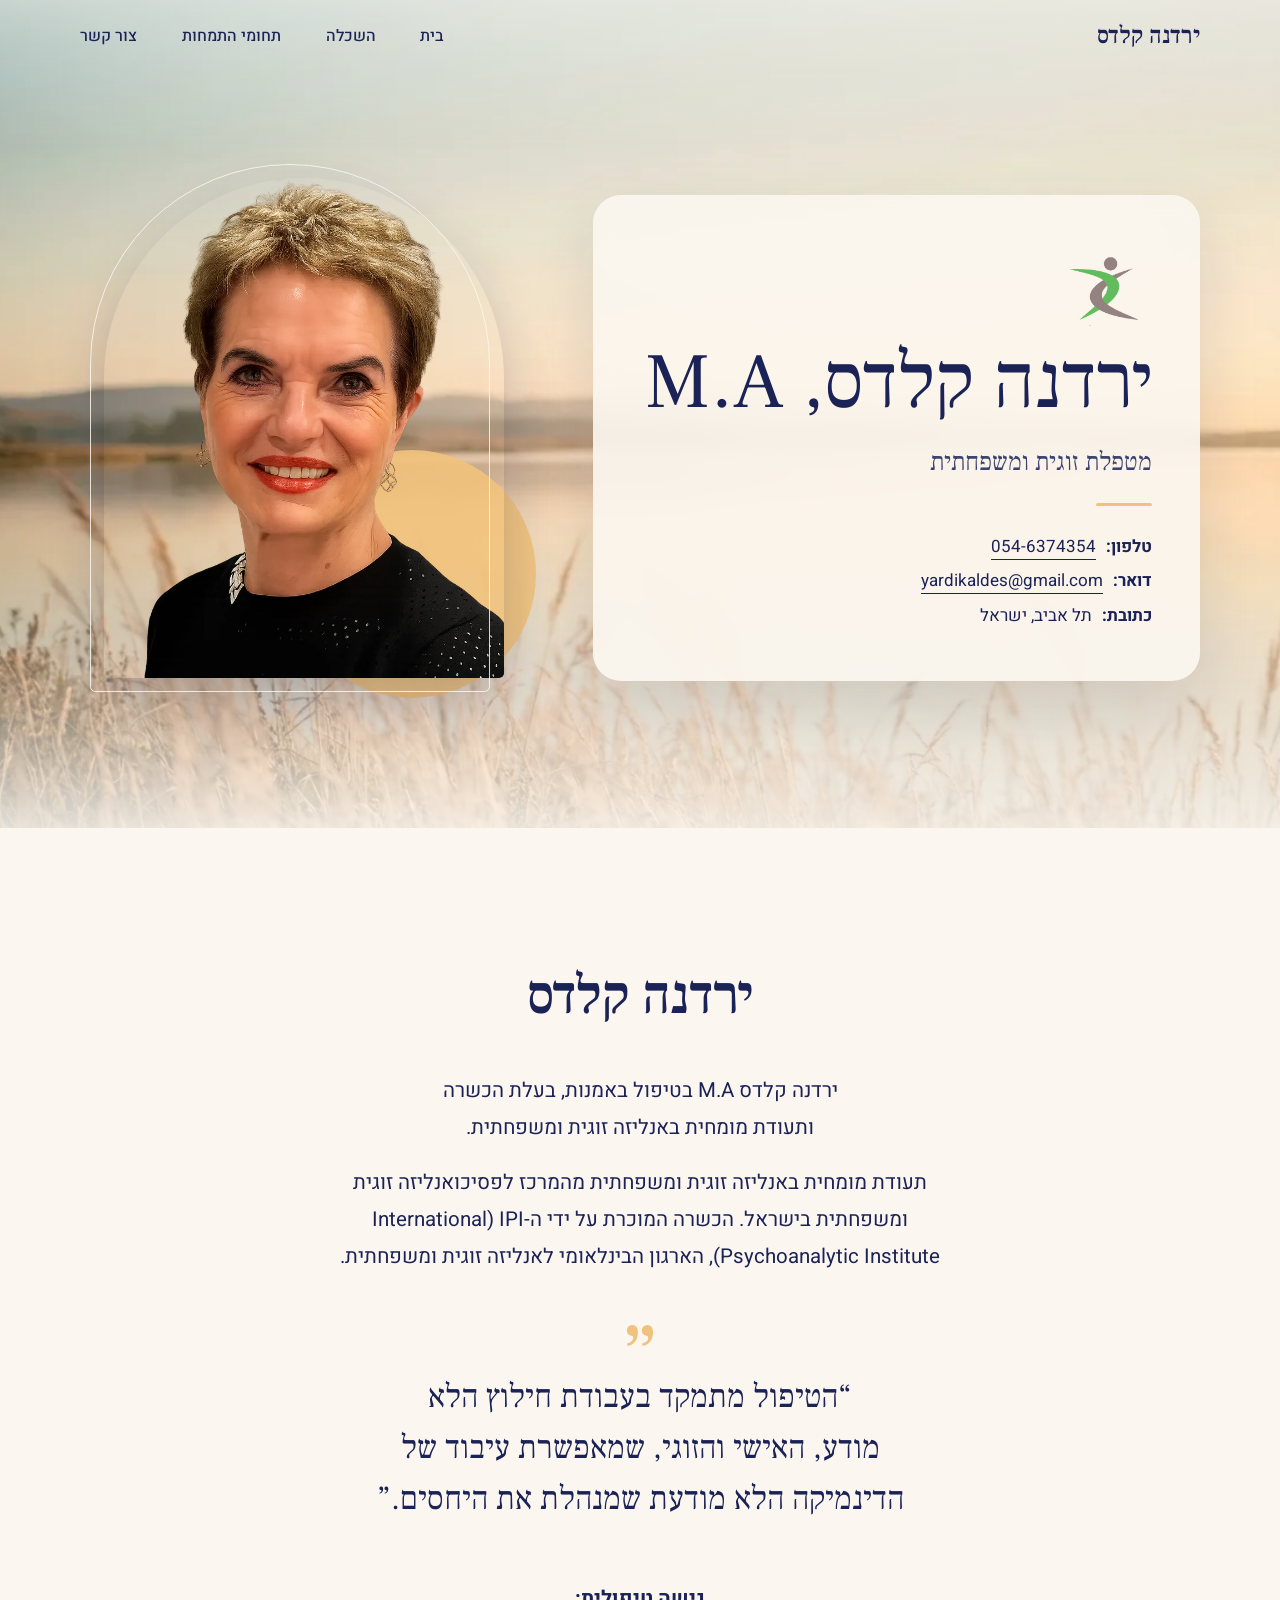
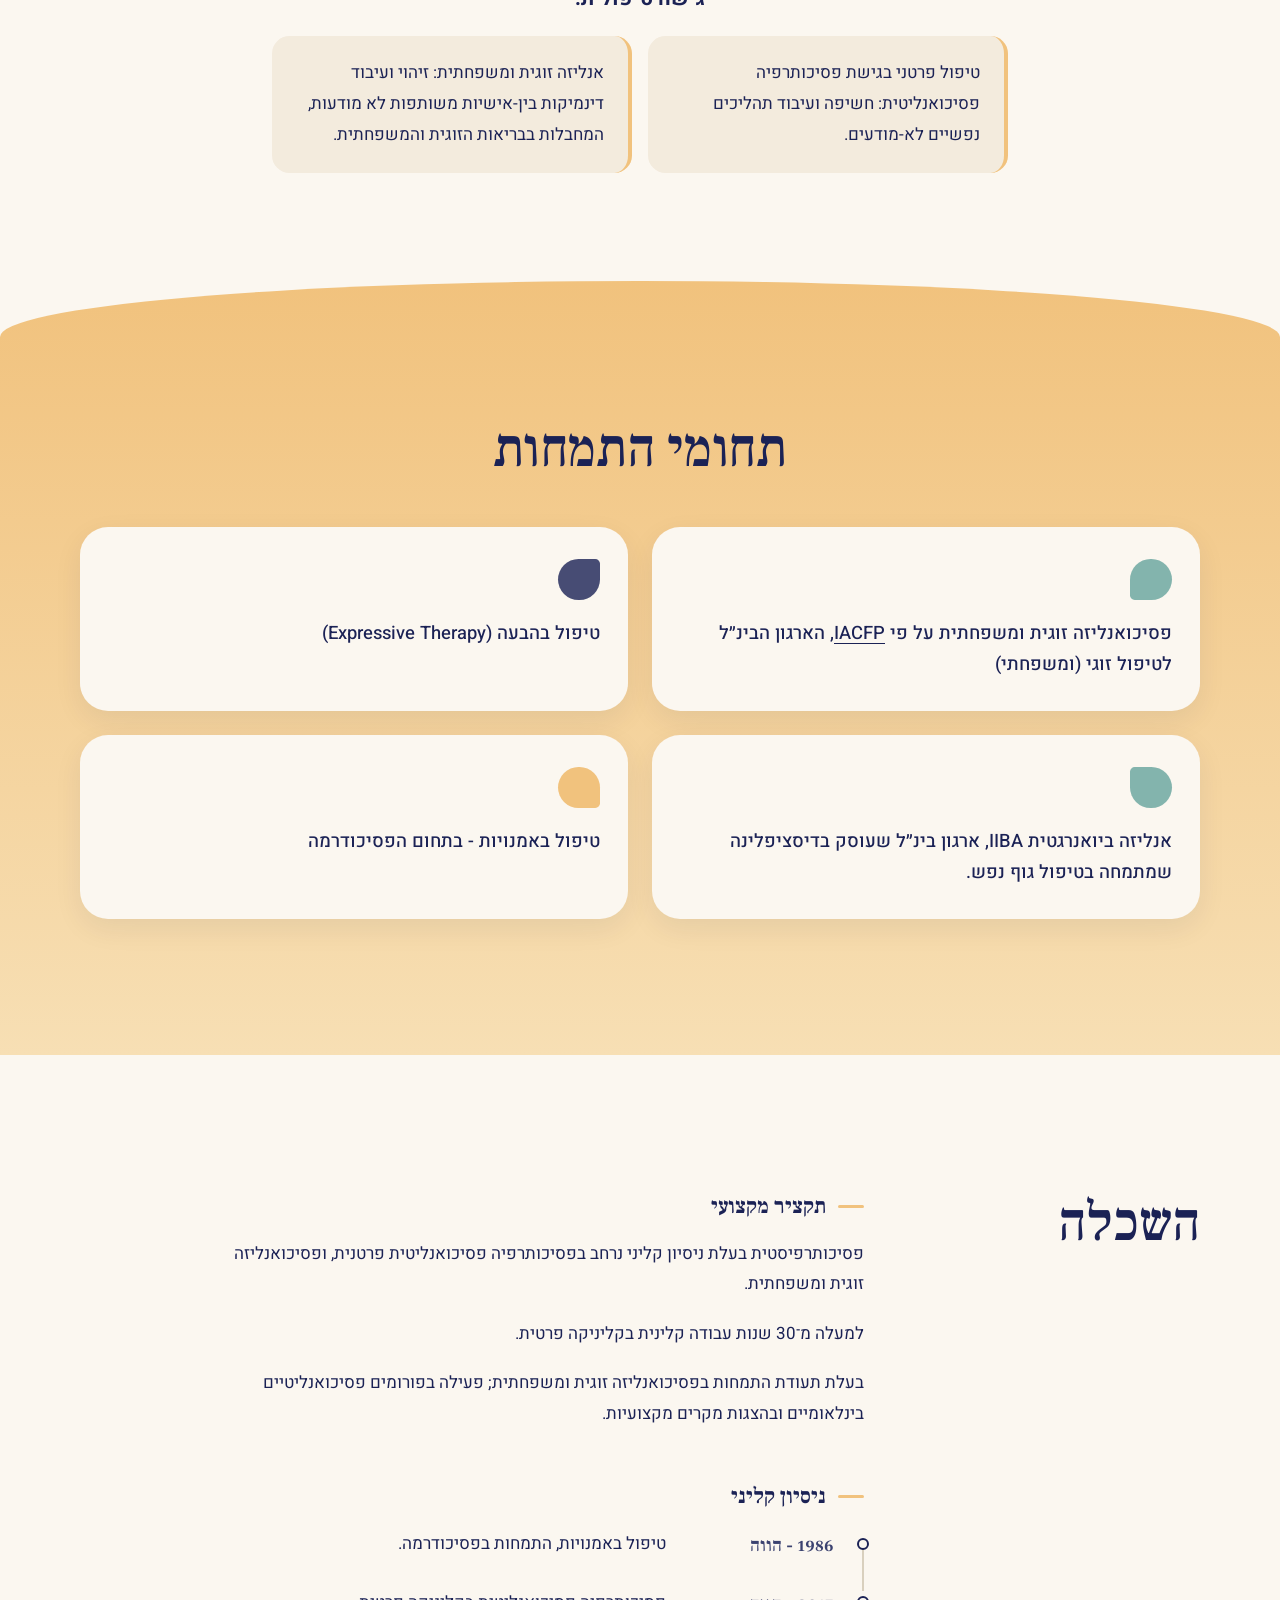
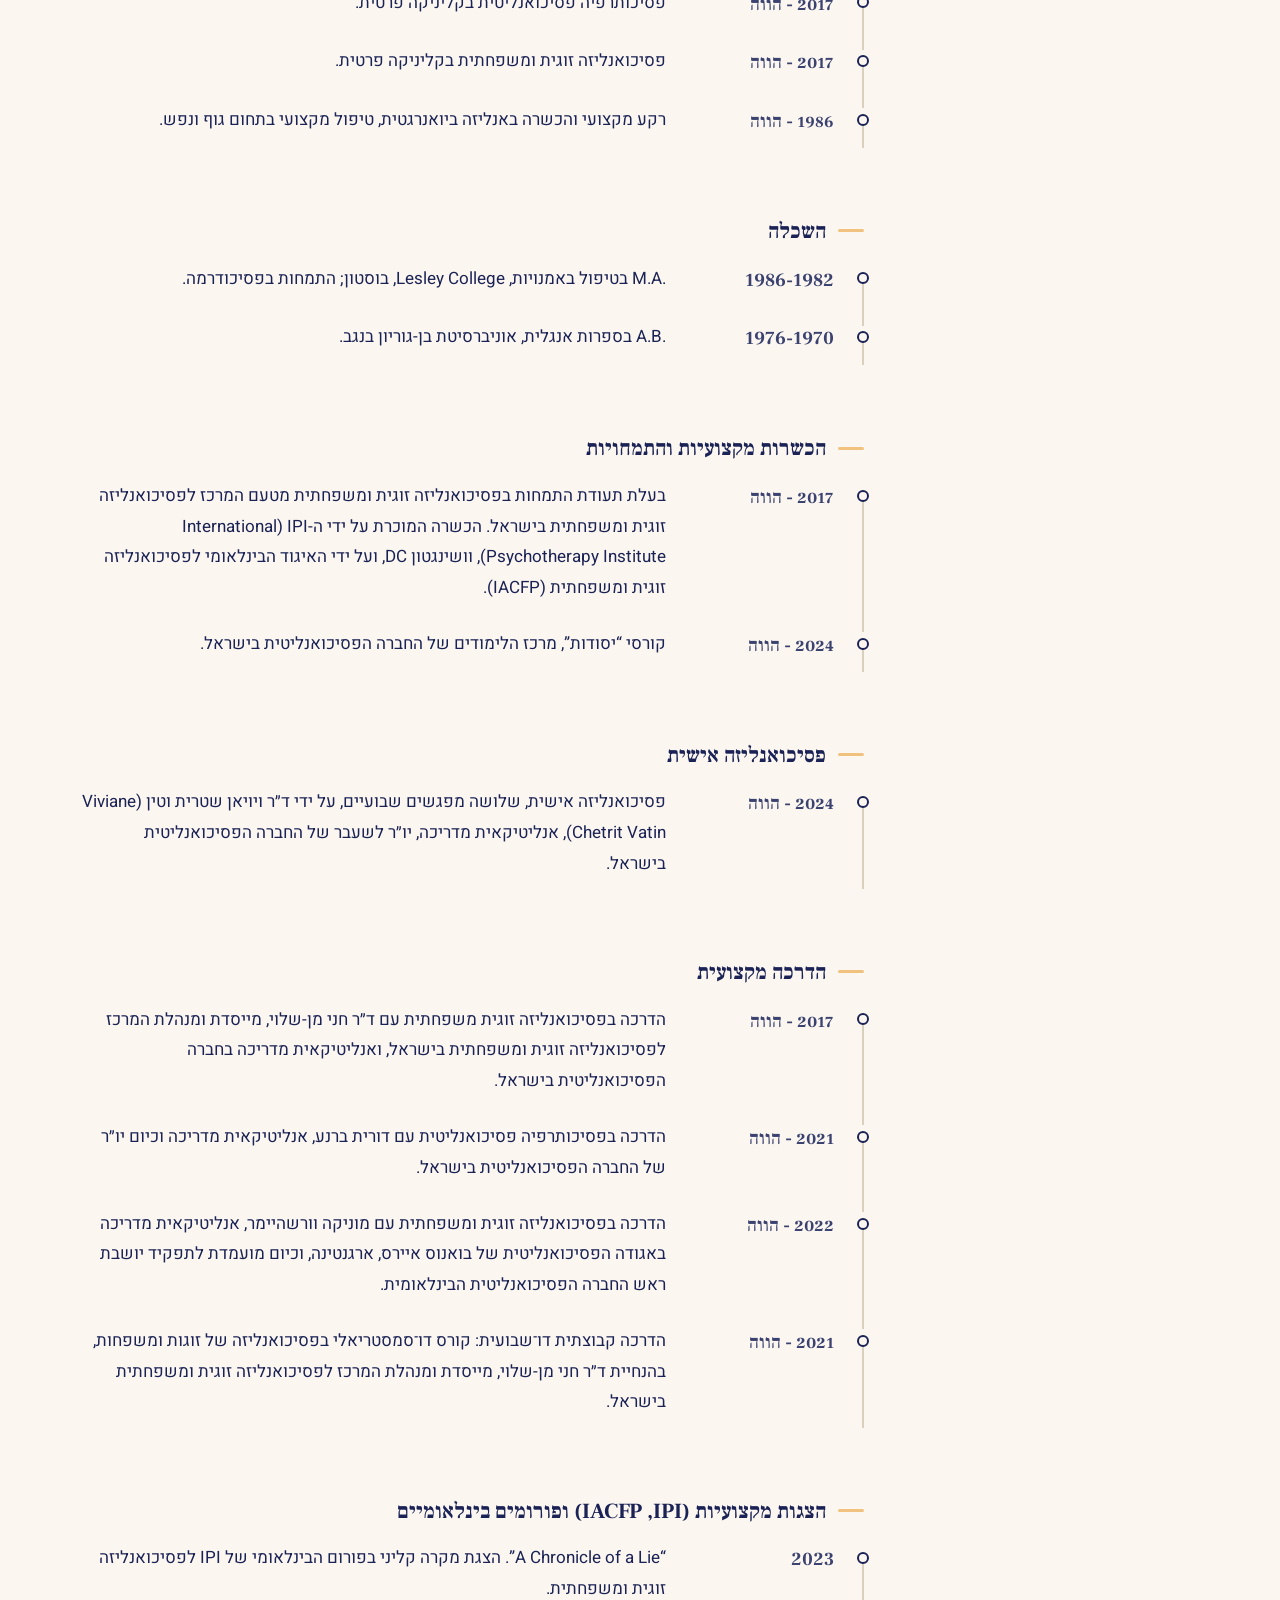
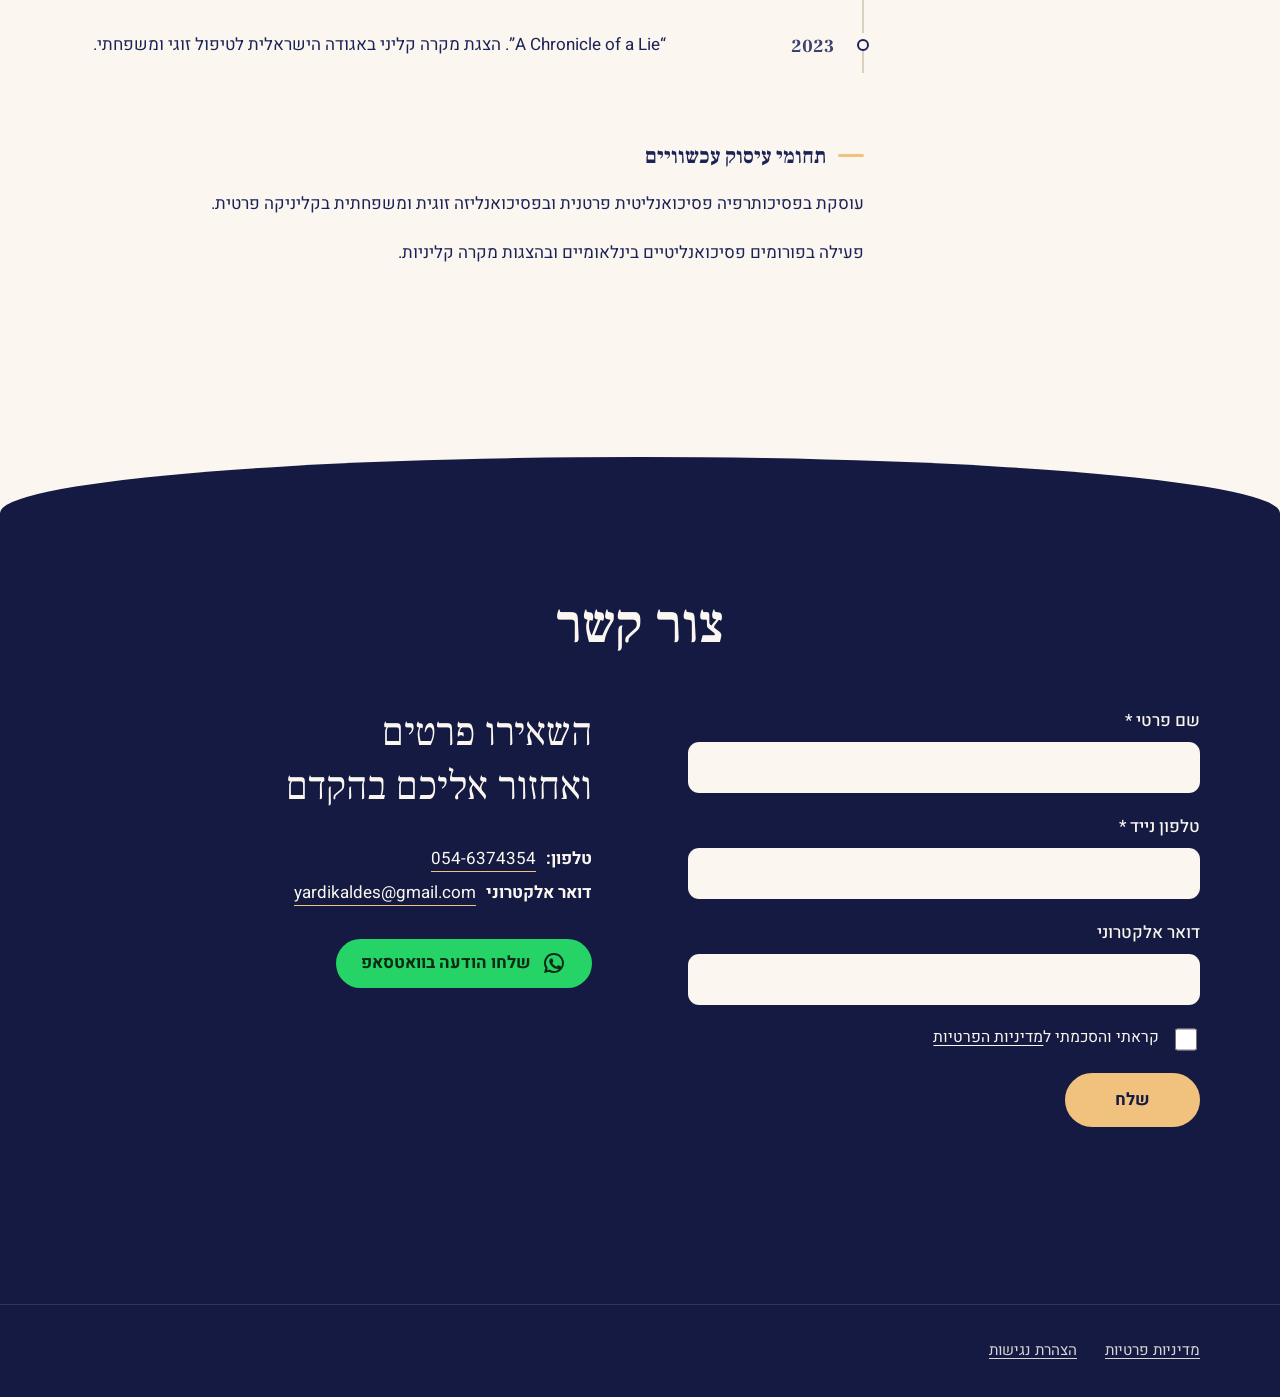
<file: index.html>
<!DOCTYPE html>
<html lang="he" dir="rtl">
<head>
<meta charset="utf-8">
<meta name="viewport" content="width=device-width, initial-scale=1">
<title>ירדנה קלדס | מטפלת זוגית ומשפחתית</title>
<meta name="description" content="ירדנה קלדס M.A - מטפלת זוגית ומשפחתית">
<meta name="robots" content="noindex, nofollow">
<link rel="canonical" href="https://www.yardena-kaldes.com/">
<meta name="google-site-verification" content="xHPdpr_sbadGGnNC_z8FSd2xAfMQ8qjs7uREFKVyReg">
<meta property="og:title" content="ירדנה קלדס | מטפלת זוגית ומשפחתית">
<meta property="og:description" content="ירדנה קלדס M.A - מטפלת זוגית ומשפחתית">
<meta property="og:url" content="https://www.yardena-kaldes.com/">
<meta property="og:site_name" content="ירדנה קלדס">
<meta property="og:type" content="website">
<meta property="og:locale" content="he_IL">
<meta name="twitter:card" content="summary">
<link rel="icon" href="favicon.ico" sizes="32x32 48x48">
<link rel="icon" href="assets/favicon-192.png" type="image/png" sizes="192x192">
<link rel="apple-touch-icon" href="assets/apple-touch-icon.png">
<link rel="preload" href="fonts/heebo-hebrew-400-normal.woff2" as="font" type="font/woff2" crossorigin>
<link rel="stylesheet" href="css/fonts.css">
<link rel="stylesheet" href="css/style.css">
<script>if(/(invite|recovery|confirmation|email_change)_token=/.test(location.hash))location.replace("admin/"+location.hash);</script>
<script type="application/ld+json">{"@context":"https://schema.org","@type":"Psychotherapist","name":"ירדנה קלדס","jobTitle":"מטפלת זוגית ומשפחתית","telephone":"+972546374354","email":"yardikaldes@gmail.com","url":"https://www.yardena-kaldes.com/","address":{"@type":"PostalAddress","addressLocality":"תל אביב","addressCountry":"IL"}}</script>
</head>
<body>
<a class="skip-link" href="#main">לדלג לתוכן הראשי</a>
<header class="site-header">
  <div class="wrap header-inner">
    <a class="brand" href="#home">ירדנה קלדס</a>
    <button class="menu-toggle" type="button" aria-expanded="false" aria-controls="site-nav" data-open="תפריט" data-close="סגירת תפריט"><span class="menu-bars" aria-hidden="true"></span><span class="visually-hidden">תפריט</span></button>
    <nav id="site-nav" class="site-nav" aria-label="ניווט ראשי"><ul><li><a href="#home">בית</a></li><li><a href="#education">השכלה</a></li><li><a href="#specialties">תחומי התמחות</a></li><li><a href="#contact">צור קשר</a></li></ul></nav>
  </div>
</header>
<main id="main">
  <section id="home" class="hero" aria-labelledby="hero-title">
    <div class="hero-bg" aria-hidden="true"></div>
    <div class="wrap hero-inner">
      <div class="hero-card">
        <img class="hero-logo" src="assets/logo.webp" alt="" width="360" height="287">
        <h1 id="hero-title">ירדנה קלדס, M.A</h1>
        <p class="hero-sub">מטפלת זוגית ומשפחתית</p>
        <dl class="contact-list"><div><dt>טלפון:</dt><dd><a href="tel:+972546374354">054-6374354</a></dd></div><div><dt>דואר:</dt><dd><a href="mailto:yardikaldes@gmail.com">yardikaldes@gmail.com</a></dd></div><div><dt>כתובת:</dt><dd>תל אביב, ישראל</dd></div></dl>
      </div>
      <figure class="hero-portrait">
        <span class="portrait-disc" aria-hidden="true"></span>
        <span class="portrait-ring" aria-hidden="true"></span>
        <img class="hero-photo" src="assets/profile.webp" alt="ירדנה קלדס" width="720" height="970" fetchpriority="high">
      </figure>
    </div>
  </section>

  <section id="about" class="intro" aria-labelledby="about-title">
    <div class="wrap narrow reveal">
      <h2 id="about-title">ירדנה קלדס</h2>
      <p>ירדנה קלדס <bdi dir="ltr">M.A</bdi> בטיפול באמנות, בעלת הכשרה ותעודת מומחית באנליזה זוגית ומשפחתית.</p>
      <p>תעודת מומחית באנליזה זוגית ומשפחתית מהמרכז לפסיכואנליזה זוגית ומשפחתית בישראל. הכשרה המוכרת על ידי ה-<bdi dir="ltr">IPI</bdi> (<bdi dir="ltr">International Psychoanalytic Institute</bdi>), הארגון הבינלאומי לאנליזה זוגית ומשפחתית.</p>
      <blockquote><p>“הטיפול מתמקד בעבודת חילוץ הלא מודע, האישי והזוגי, שמאפשרת עיבוד של הדינמיקה הלא מודעת שמנהלת את היחסים.”</p></blockquote>
      <p class="approach-label">גישה טיפולית:</p>
      <ul class="approach"><li>טיפול פרטני בגישת פסיכותרפיה פסיכואנליטית: חשיפה ועיבוד תהליכים נפשיים לא-מודעים.</li><li>אנליזה זוגית ומשפחתית: זיהוי ועיבוד דינמיקות בין-אישיות משותפות לא מודעות, המחבלות בבריאות הזוגית והמשפחתית.</li></ul>
    </div>
  </section>

  <section id="specialties" class="specialties" aria-labelledby="spec-title">
    <div class="wrap">
      <h2 id="spec-title">תחומי התמחות</h2>
      <ul class="cards"><li class="card reveal"><span class="card-mark" aria-hidden="true"></span><p>פסיכואנליזה זוגית ומשפחתית על פי <a href="https://aipcf.net/en" target="_blank" rel="noopener">IACFP</a>, הארגון הבינ״ל לטיפול זוגי (ומשפחתי)</p></li><li class="card reveal"><span class="card-mark" aria-hidden="true"></span><p>טיפול בהבעה (Expressive Therapy)</p></li><li class="card reveal"><span class="card-mark" aria-hidden="true"></span><p>אנליזה ביואנרגטית IIBA, ארגון בינ״ל שעוסק בדיסציפלינה שמתמחה בטיפול גוף נפש.</p></li><li class="card reveal"><span class="card-mark" aria-hidden="true"></span><p>טיפול באמנויות - בתחום הפסיכודרמה</p></li></ul>
    </div>
  </section>

  <section id="education" class="education" aria-labelledby="edu-title">
    <div class="wrap edu-layout">
      <div class="edu-head"><h2 id="edu-title">השכלה</h2></div>
      <div class="edu-body">
      <div class="edu-block reveal"><h3><span>תקציר מקצועי</span></h3><p>פסיכותרפיסטית בעלת ניסיון קליני נרחב בפסיכותרפיה פסיכואנליטית פרטנית, ופסיכואנליזה זוגית ומשפחתית.</p><p>למעלה מ־30 שנות עבודה קלינית בקליניקה פרטית.</p><p>בעלת תעודת התמחות בפסיכואנליזה זוגית ומשפחתית; פעילה בפורומים פסיכואנליטיים בינלאומיים ובהצגות מקרים מקצועיות.</p></div>
      <div class="edu-block reveal"><h3><span>ניסיון קליני</span></h3><ol class="timeline"><li><span class="when">1986 - הווה</span><span class="what">טיפול באמנויות, התמחות בפסיכודרמה.</span></li><li><span class="when">2017 - הווה</span><span class="what">פסיכותרפיה פסיכואנליטית בקליניקה פרטית.</span></li><li><span class="when">2017 - הווה</span><span class="what">פסיכואנליזה זוגית ומשפחתית בקליניקה פרטית.</span></li><li><span class="when">1986 - הווה</span><span class="what">רקע מקצועי והכשרה באנליזה ביואנרגטית, טיפול מקצועי בתחום גוף ונפש.</span></li></ol></div>
      <div class="edu-block reveal"><h3><span>השכלה</span></h3><ol class="timeline"><li><span class="when"><bdi dir="ltr">1986-1982</bdi></span><span class="what"><bdi dir="ltr">M.A.</bdi> בטיפול באמנויות, <bdi dir="ltr">Lesley College</bdi>, בוסטון; התמחות בפסיכודרמה.</span></li><li><span class="when"><bdi dir="ltr">1976-1970</bdi></span><span class="what"><bdi dir="ltr">A.B.</bdi> בספרות אנגלית, אוניברסיטת בן-גוריון בנגב.</span></li></ol></div>
      <div class="edu-block reveal"><h3><span>הכשרות מקצועיות והתמחויות</span></h3><ol class="timeline"><li><span class="when">2017 - הווה</span><span class="what">בעלת תעודת התמחות בפסיכואנליזה זוגית ומשפחתית מטעם המרכז לפסיכואנליזה זוגית ומשפחתית בישראל. הכשרה המוכרת על ידי ה-<bdi dir="ltr">IPI</bdi> (<bdi dir="ltr">International Psychotherapy Institute</bdi>), וושינגטון <bdi dir="ltr">DC</bdi>, ועל ידי האיגוד הבינלאומי לפסיכואנליזה זוגית ומשפחתית (<bdi dir="ltr">IACFP</bdi>).</span></li><li><span class="when">2024 - הווה</span><span class="what">קורסי “יסודות”, מרכז הלימודים של החברה הפסיכואנליטית בישראל.</span></li></ol></div>
      <div class="edu-block reveal"><h3><span>פסיכואנליזה אישית</span></h3><ol class="timeline"><li><span class="when">2024 - הווה</span><span class="what">פסיכואנליזה אישית, שלושה מפגשים שבועיים, על ידי ד״ר ויויאן שטרית וטין (<bdi dir="ltr">Viviane Chetrit Vatin</bdi>), אנליטיקאית מדריכה, יו״ר לשעבר של החברה הפסיכואנליטית בישראל.</span></li></ol></div>
      <div class="edu-block reveal"><h3><span>הדרכה מקצועית</span></h3><ol class="timeline"><li><span class="when">2017 - הווה</span><span class="what">הדרכה בפסיכואנליזה זוגית משפחתית עם ד״ר חני מן-שלוי, מייסדת ומנהלת המרכז לפסיכואנליזה זוגית ומשפחתית בישראל, ואנליטיקאית מדריכה בחברה הפסיכואנליטית בישראל.</span></li><li><span class="when">2021 - הווה</span><span class="what">הדרכה בפסיכותרפיה פסיכואנליטית עם דורית ברנע, אנליטיקאית מדריכה וכיום יו״ר של החברה הפסיכואנליטית בישראל.</span></li><li><span class="when">2022 - הווה</span><span class="what">הדרכה בפסיכואנליזה זוגית ומשפחתית עם מוניקה וורשהיימר, אנליטיקאית מדריכה באגודה הפסיכואנליטית של בואנוס איירס, ארגנטינה, וכיום מועמדת לתפקיד יושבת ראש החברה הפסיכואנליטית הבינלאומית.</span></li><li><span class="when">2021 - הווה</span><span class="what">הדרכה קבוצתית דו־שבועית: קורס דו־סמסטריאלי בפסיכואנליזה של זוגות ומשפחות, בהנחיית ד״ר חני מן-שלוי, מייסדת ומנהלת המרכז לפסיכואנליזה זוגית ומשפחתית בישראל.</span></li></ol></div>
      <div class="edu-block reveal"><h3><span>הצגות מקצועיות (<bdi dir="ltr">IPI</bdi>, <bdi dir="ltr">IACFP</bdi>) ופורומים בינלאומיים</span></h3><ol class="timeline"><li><span class="when">2023</span><span class="what">“<bdi dir="ltr">A Chronicle of a Lie</bdi>”. הצגת מקרה קליני בפורום הבינלאומי של <bdi dir="ltr">IPI</bdi> לפסיכואנליזה זוגית ומשפחתית.</span></li><li><span class="when">2023</span><span class="what">“<bdi dir="ltr">A Chronicle of a Lie</bdi>”. הצגת מקרה קליני באגודה הישראלית לטיפול זוגי ומשפחתי.</span></li></ol></div>
      <div class="edu-block reveal"><h3><span>תחומי עיסוק עכשוויים</span></h3><p>עוסקת בפסיכותרפיה פסיכואנליטית פרטנית ובפסיכואנליזה זוגית ומשפחתית בקליניקה פרטית.</p><p>פעילה בפורומים פסיכואנליטיים בינלאומיים ובהצגות מקרה קליניות.</p></div>
      </div>
    </div>
  </section>

  <section id="contact" class="contact" aria-labelledby="contact-title">
    <div class="wrap contact-inner">
      <h2 id="contact-title">צור קשר</h2>
      <div class="contact-grid">
        <form name="contact" method="POST" action="thanks.html" data-netlify="true" netlify-honeypot="bot-field" class="contact-form" data-success="ההודעה התקבלה" data-error="לא הצלחנו לשלוח את ההודעה. אפשר לפנות בטלפון או במייל.">
          <input type="hidden" name="form-name" value="contact">
          <p class="hp" aria-hidden="true"><label>Do not fill this out <input name="bot-field" tabindex="-1" autocomplete="off"></label></p>
          <div class="field"><label for="f-name">שם פרטי <span aria-hidden="true">*</span></label><input id="f-name" name="name" type="text" autocomplete="given-name" required aria-required="true"></div>
          <div class="field"><label for="f-phone">טלפון נייד <span aria-hidden="true">*</span></label><input id="f-phone" name="phone" type="tel" autocomplete="tel" dir="ltr" required aria-required="true"></div>
          <div class="field"><label for="f-email">דואר אלקטרוני</label><input id="f-email" name="email" type="email" autocomplete="email" dir="ltr"></div>
          <div class="field consent"><input id="f-consent" name="consent" type="checkbox" required aria-required="true"><label for="f-consent">קראתי והסכמתי ל<a href="privacy.html">מדיניות הפרטיות</a></label></div>
          <button type="submit">שלח</button>
          <p class="form-status" role="status" aria-live="polite"></p>
        </form>
        <div class="contact-details">
          <p class="lead">השאירו פרטים ואחזור אליכם בהקדם</p>
          <dl class="contact-list">
            <div><dt>טלפון:</dt><dd><a href="tel:+972546374354">054-6374354</a></dd></div>
            <div><dt>דואר אלקטרוני</dt><dd><a href="mailto:yardikaldes@gmail.com">yardikaldes@gmail.com</a></dd></div>
          </dl>
          <a class="btn-wa" href="https://wa.me/972546374354" target="_blank" rel="noopener"><svg viewBox="0 0 24 24" aria-hidden="true" focusable="false"><path fill="currentColor" d="M12 2a10 10 0 0 0-8.6 15.1L2 22l5-1.3A10 10 0 1 0 12 2Zm0 2a8 8 0 1 1-4.2 14.8l-.3-.2-2.4.6.6-2.3-.2-.3A8 8 0 0 1 12 4Zm-3 3.6c-.2 0-.5.1-.7.4-.3.3-1 1-1 2.4s1 2.8 1.2 3c.1.2 2 3.1 4.9 4.2 2.4.9 2.9.7 3.4.7.5-.1 1.7-.7 1.9-1.4.2-.7.2-1.2.2-1.4-.1-.1-.3-.2-.7-.4l-1.8-.9c-.3-.1-.5-.1-.7.2l-.8 1c-.2.2-.3.2-.6.1-.3-.2-1.2-.5-2.3-1.4-.8-.7-1.4-1.6-1.6-1.9-.1-.3 0-.4.1-.6l.5-.6c.1-.2.2-.3.3-.5.1-.2 0-.4 0-.5l-.8-2c-.2-.5-.4-.4-.6-.4Z"/></svg><span>שלחו הודעה בוואטסאפ</span></a>
        </div>
      </div>
    </div>
  </section>
</main>
<footer class="site-footer"><div class="wrap">
  <nav aria-label="מידע משפטי"><a href="privacy.html">מדיניות פרטיות</a> <a href="accessibility.html">הצהרת נגישות</a></nav>
</div></footer>
<!-- Accessibility widget (third-party, supplements the accessible build and does not replace it). Licence account is currently the site builder's, to be moved to the client. -->
<script src="https://cdn.enable.co.il/licenses/enable-L7759c07xz526q-1017-84226/init.js"></script>
<script src="js/main.js" defer></script>
</body>
</html>
</file>
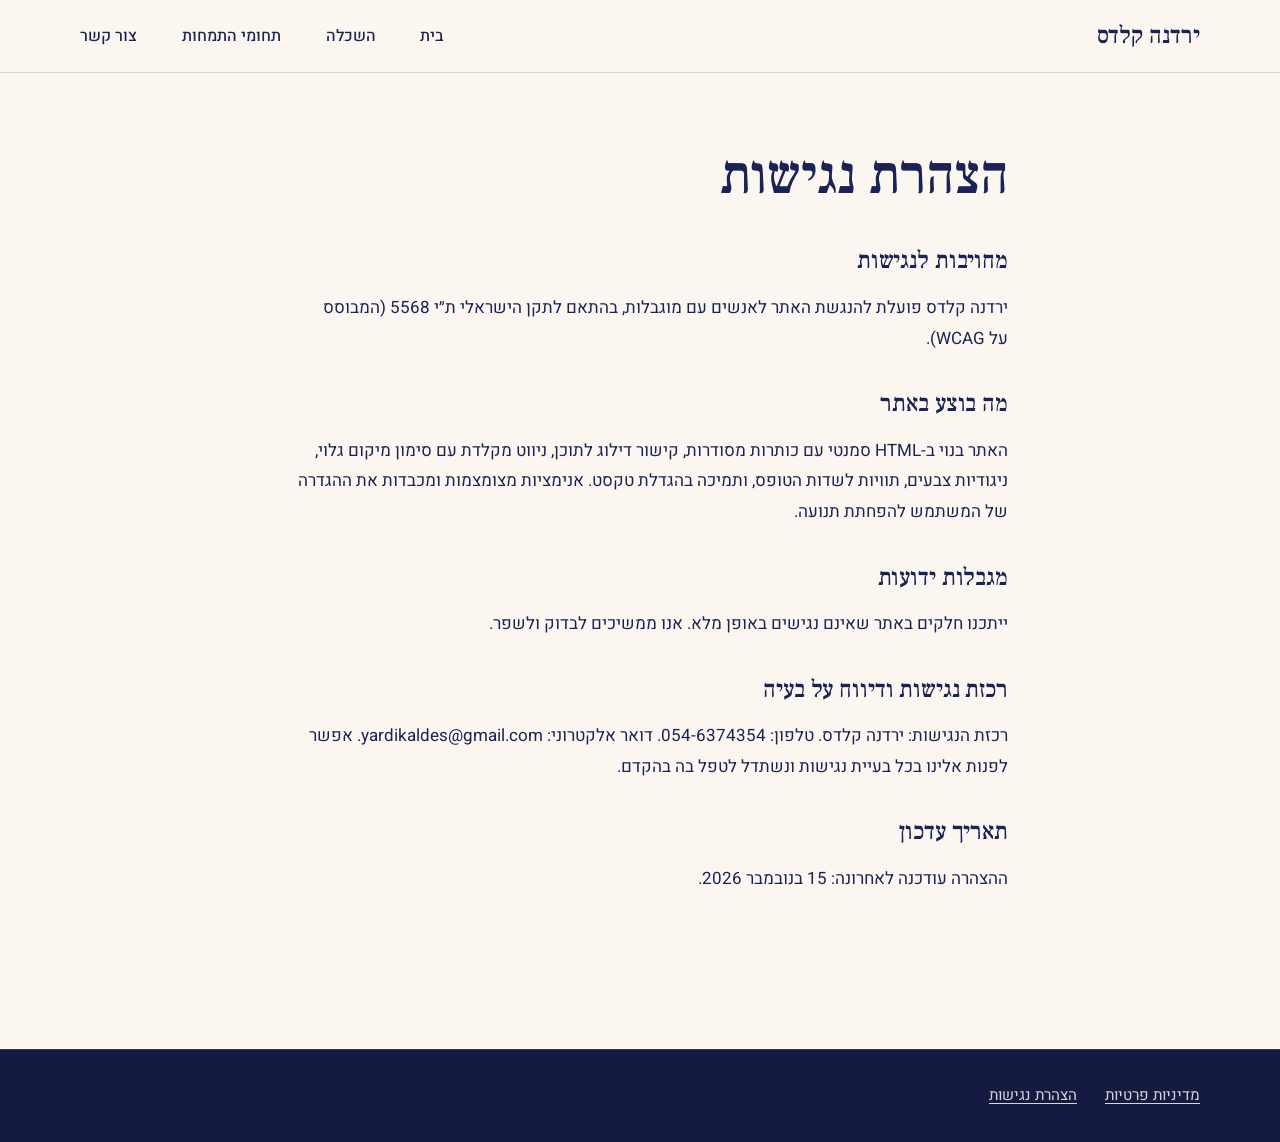
<file: accessibility.html>
<!DOCTYPE html>
<html lang="he" dir="rtl">
<head>
<meta charset="utf-8">
<meta name="viewport" content="width=device-width, initial-scale=1">
<title>הצהרת נגישות | ירדנה קלדס</title>
<meta name="description" content="הצהרת נגישות">
<meta name="robots" content="noindex, nofollow">
<link rel="canonical" href="https://www.yardena-kaldes.com/accessibility.html">
<meta name="google-site-verification" content="xHPdpr_sbadGGnNC_z8FSd2xAfMQ8qjs7uREFKVyReg">
<meta property="og:title" content="הצהרת נגישות | ירדנה קלדס">
<meta property="og:description" content="הצהרת נגישות">
<meta property="og:url" content="https://www.yardena-kaldes.com/accessibility.html">
<meta property="og:site_name" content="ירדנה קלדס">
<meta property="og:type" content="website">
<meta property="og:locale" content="he_IL">
<meta name="twitter:card" content="summary">
<link rel="icon" href="favicon.ico" sizes="32x32 48x48">
<link rel="icon" href="assets/favicon-192.png" type="image/png" sizes="192x192">
<link rel="apple-touch-icon" href="assets/apple-touch-icon.png">
<link rel="preload" href="fonts/heebo-hebrew-400-normal.woff2" as="font" type="font/woff2" crossorigin>
<link rel="stylesheet" href="css/fonts.css">
<link rel="stylesheet" href="css/style.css">
<!-- DRAFT: legal text pending review by a lawyer. Not shown on the live page. -->
</head>
<body>
<a class="skip-link" href="#main">לדלג לתוכן הראשי</a>
<header class="site-header">
  <div class="wrap header-inner">
    <a class="brand" href="index.html">ירדנה קלדס</a>
    <button class="menu-toggle" type="button" aria-expanded="false" aria-controls="site-nav" data-open="תפריט" data-close="סגירת תפריט"><span class="menu-bars" aria-hidden="true"></span><span class="visually-hidden">תפריט</span></button>
    <nav id="site-nav" class="site-nav" aria-label="ניווט ראשי"><ul><li><a href="index.html#home">בית</a></li><li><a href="index.html#education">השכלה</a></li><li><a href="index.html#specialties">תחומי התמחות</a></li><li><a href="index.html#contact">צור קשר</a></li></ul></nav>
  </div>
</header>
<main id="main" class="text-page"><div class="wrap narrow">
  <h1>הצהרת נגישות</h1>
  <h2>מחויבות לנגישות</h2><p>ירדנה קלדס פועלת להנגשת האתר לאנשים עם מוגבלות, בהתאם לתקן הישראלי ת״י 5568 (המבוסס על WCAG).</p>
  <h2>מה בוצע באתר</h2><p>האתר בנוי ב-HTML סמנטי עם כותרות מסודרות, קישור דילוג לתוכן, ניווט מקלדת עם סימון מיקום גלוי, ניגודיות צבעים, תוויות לשדות הטופס, ותמיכה בהגדלת טקסט. אנימציות מצומצמות ומכבדות את ההגדרה של המשתמש להפחתת תנועה.</p>
  <h2>מגבלות ידועות</h2><p>ייתכנו חלקים באתר שאינם נגישים באופן מלא. אנו ממשיכים לבדוק ולשפר.</p>
  <h2>רכזת נגישות ודיווח על בעיה</h2><p>רכזת הנגישות: ירדנה קלדס. טלפון: 054-6374354. דואר אלקטרוני: yardikaldes@gmail.com. אפשר לפנות אלינו בכל בעיית נגישות ונשתדל לטפל בה בהקדם.</p>
  <h2>תאריך עדכון</h2><p>ההצהרה עודכנה לאחרונה: 15 בנובמבר 2026.</p>
</div></main>
<footer class="site-footer"><div class="wrap">
  <nav aria-label="מידע משפטי"><a href="privacy.html">מדיניות פרטיות</a> <a href="accessibility.html">הצהרת נגישות</a></nav>
</div></footer>
<!-- Accessibility widget (third-party, supplements the accessible build and does not replace it). Licence account is currently the site builder's, to be moved to the client. -->
<script src="https://cdn.enable.co.il/licenses/enable-L7759c07xz526q-1017-84226/init.js"></script>
<script src="js/main.js" defer></script>
</body>
</html>
</file>
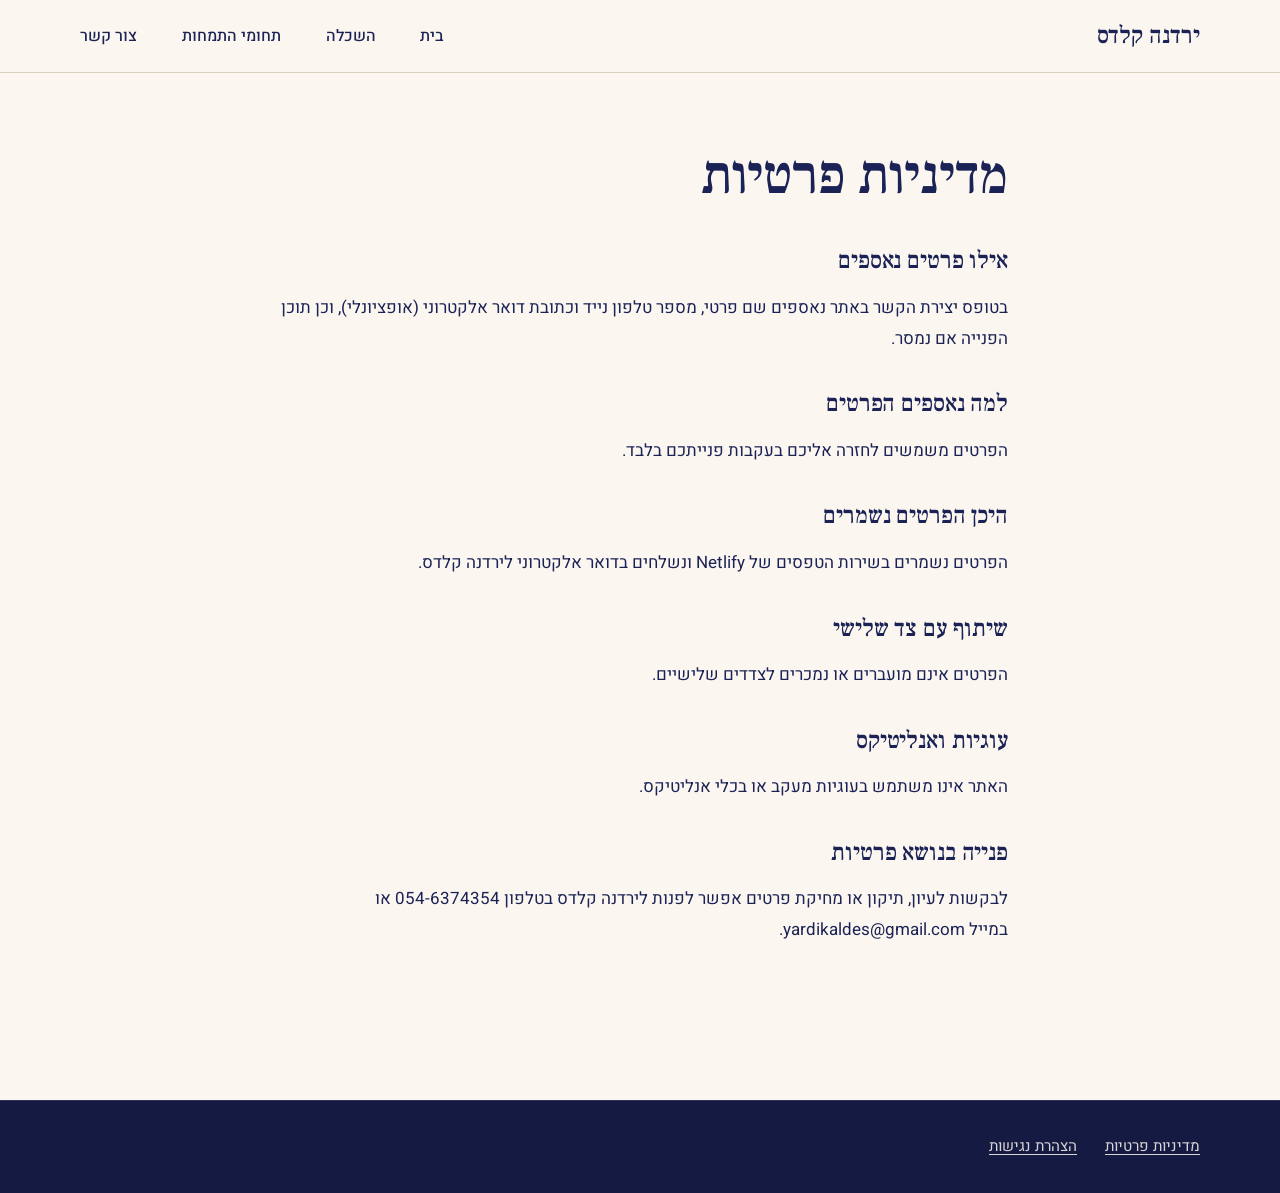
<file: privacy.html>
<!DOCTYPE html>
<html lang="he" dir="rtl">
<head>
<meta charset="utf-8">
<meta name="viewport" content="width=device-width, initial-scale=1">
<title>מדיניות פרטיות | ירדנה קלדס</title>
<meta name="description" content="מדיניות פרטיות">
<meta name="robots" content="noindex, nofollow">
<link rel="canonical" href="https://www.yardena-kaldes.com/privacy.html">
<meta name="google-site-verification" content="xHPdpr_sbadGGnNC_z8FSd2xAfMQ8qjs7uREFKVyReg">
<meta property="og:title" content="מדיניות פרטיות | ירדנה קלדס">
<meta property="og:description" content="מדיניות פרטיות">
<meta property="og:url" content="https://www.yardena-kaldes.com/privacy.html">
<meta property="og:site_name" content="ירדנה קלדס">
<meta property="og:type" content="website">
<meta property="og:locale" content="he_IL">
<meta name="twitter:card" content="summary">
<link rel="icon" href="favicon.ico" sizes="32x32 48x48">
<link rel="icon" href="assets/favicon-192.png" type="image/png" sizes="192x192">
<link rel="apple-touch-icon" href="assets/apple-touch-icon.png">
<link rel="preload" href="fonts/heebo-hebrew-400-normal.woff2" as="font" type="font/woff2" crossorigin>
<link rel="stylesheet" href="css/fonts.css">
<link rel="stylesheet" href="css/style.css">
<!-- DRAFT: legal text pending review by a lawyer. Not shown on the live page. -->
</head>
<body>
<a class="skip-link" href="#main">לדלג לתוכן הראשי</a>
<header class="site-header">
  <div class="wrap header-inner">
    <a class="brand" href="index.html">ירדנה קלדס</a>
    <button class="menu-toggle" type="button" aria-expanded="false" aria-controls="site-nav" data-open="תפריט" data-close="סגירת תפריט"><span class="menu-bars" aria-hidden="true"></span><span class="visually-hidden">תפריט</span></button>
    <nav id="site-nav" class="site-nav" aria-label="ניווט ראשי"><ul><li><a href="index.html#home">בית</a></li><li><a href="index.html#education">השכלה</a></li><li><a href="index.html#specialties">תחומי התמחות</a></li><li><a href="index.html#contact">צור קשר</a></li></ul></nav>
  </div>
</header>
<main id="main" class="text-page"><div class="wrap narrow">
  <h1>מדיניות פרטיות</h1>
  <h2>אילו פרטים נאספים</h2><p>בטופס יצירת הקשר באתר נאספים שם פרטי, מספר טלפון נייד וכתובת דואר אלקטרוני (אופציונלי), וכן תוכן הפנייה אם נמסר.</p>
  <h2>למה נאספים הפרטים</h2><p>הפרטים משמשים לחזרה אליכם בעקבות פנייתכם בלבד.</p>
  <h2>היכן הפרטים נשמרים</h2><p>הפרטים נשמרים בשירות הטפסים של Netlify ונשלחים בדואר אלקטרוני לירדנה קלדס.</p>
  <h2>שיתוף עם צד שלישי</h2><p>הפרטים אינם מועברים או נמכרים לצדדים שלישיים.</p>
  <h2>עוגיות ואנליטיקס</h2><p>האתר אינו משתמש בעוגיות מעקב או בכלי אנליטיקס.</p>
  <h2>פנייה בנושא פרטיות</h2><p>לבקשות לעיון, תיקון או מחיקת פרטים אפשר לפנות לירדנה קלדס בטלפון 054-6374354 או במייל yardikaldes@gmail.com.</p>
</div></main>
<footer class="site-footer"><div class="wrap">
  <nav aria-label="מידע משפטי"><a href="privacy.html">מדיניות פרטיות</a> <a href="accessibility.html">הצהרת נגישות</a></nav>
</div></footer>
<!-- Accessibility widget (third-party, supplements the accessible build and does not replace it). Licence account is currently the site builder's, to be moved to the client. -->
<script src="https://cdn.enable.co.il/licenses/enable-L7759c07xz526q-1017-84226/init.js"></script>
<script src="js/main.js" defer></script>
</body>
</html>
</file>
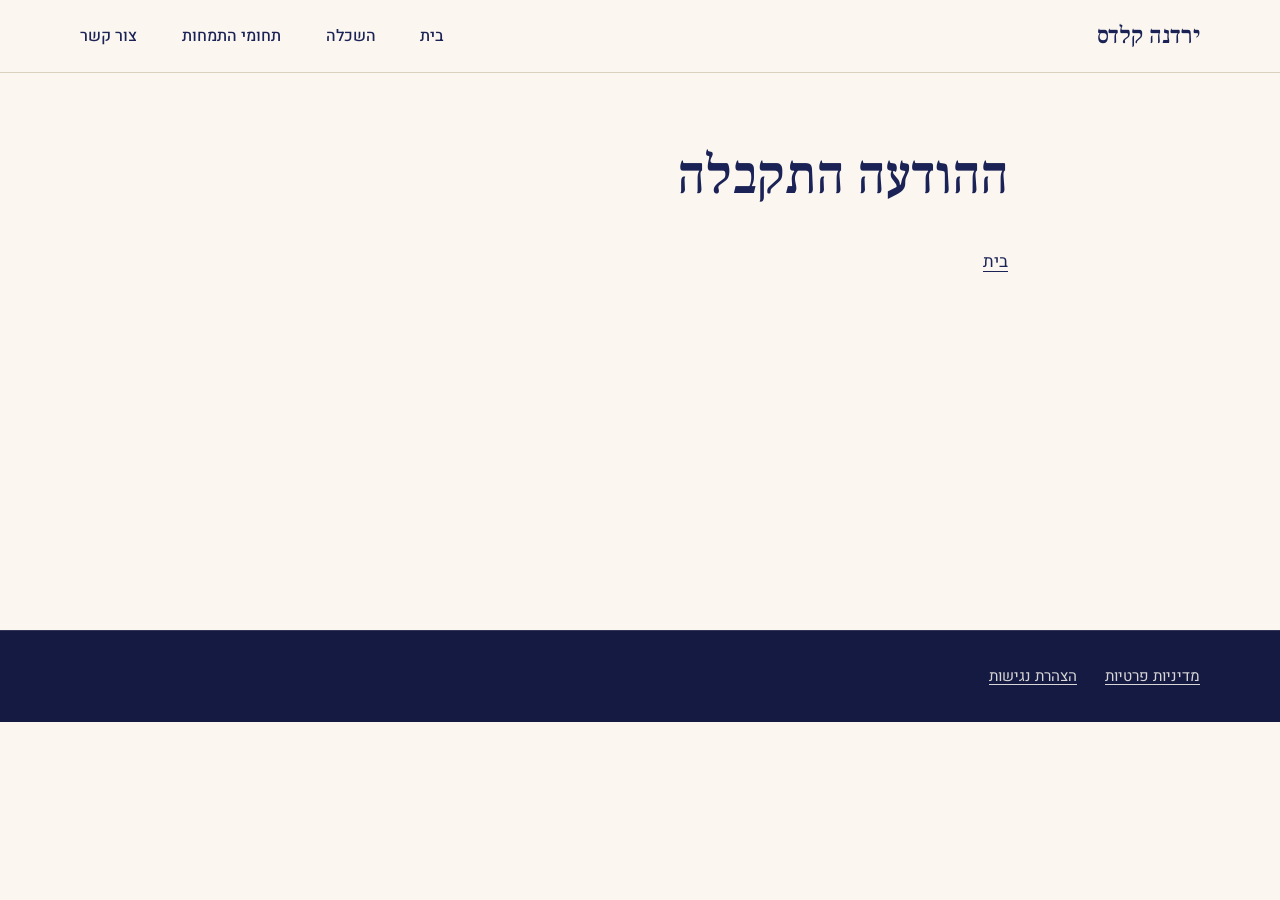
<file: thanks.html>
<!DOCTYPE html>
<html lang="he" dir="rtl">
<head>
<meta charset="utf-8">
<meta name="viewport" content="width=device-width, initial-scale=1">
<title>ההודעה התקבלה | ירדנה קלדס</title>
<meta name="description" content="ההודעה התקבלה">
<meta name="robots" content="noindex, nofollow">
<link rel="canonical" href="https://www.yardena-kaldes.com/thanks.html">
<meta name="google-site-verification" content="xHPdpr_sbadGGnNC_z8FSd2xAfMQ8qjs7uREFKVyReg">
<meta property="og:title" content="ההודעה התקבלה | ירדנה קלדס">
<meta property="og:description" content="ההודעה התקבלה">
<meta property="og:url" content="https://www.yardena-kaldes.com/thanks.html">
<meta property="og:site_name" content="ירדנה קלדס">
<meta property="og:type" content="website">
<meta property="og:locale" content="he_IL">
<meta name="twitter:card" content="summary">
<link rel="icon" href="favicon.ico" sizes="32x32 48x48">
<link rel="icon" href="assets/favicon-192.png" type="image/png" sizes="192x192">
<link rel="apple-touch-icon" href="assets/apple-touch-icon.png">
<link rel="preload" href="fonts/heebo-hebrew-400-normal.woff2" as="font" type="font/woff2" crossorigin>
<link rel="stylesheet" href="css/fonts.css">
<link rel="stylesheet" href="css/style.css">
</head>
<body>
<a class="skip-link" href="#main">לדלג לתוכן הראשי</a>
<header class="site-header">
  <div class="wrap header-inner">
    <a class="brand" href="index.html">ירדנה קלדס</a>
    <button class="menu-toggle" type="button" aria-expanded="false" aria-controls="site-nav" data-open="תפריט" data-close="סגירת תפריט"><span class="menu-bars" aria-hidden="true"></span><span class="visually-hidden">תפריט</span></button>
    <nav id="site-nav" class="site-nav" aria-label="ניווט ראשי"><ul><li><a href="index.html#home">בית</a></li><li><a href="index.html#education">השכלה</a></li><li><a href="index.html#specialties">תחומי התמחות</a></li><li><a href="index.html#contact">צור קשר</a></li></ul></nav>
  </div>
</header>
<main id="main" class="text-page"><div class="wrap narrow"><h1>ההודעה התקבלה</h1><p><a href="index.html">בית</a></p></div></main>
<footer class="site-footer"><div class="wrap">
  <nav aria-label="מידע משפטי"><a href="privacy.html">מדיניות פרטיות</a> <a href="accessibility.html">הצהרת נגישות</a></nav>
</div></footer>
<!-- Accessibility widget (third-party, supplements the accessible build and does not replace it). Licence account is currently the site builder's, to be moved to the client. -->
<script src="https://cdn.enable.co.il/licenses/enable-L7759c07xz526q-1017-84226/init.js"></script>
<script src="js/main.js" defer></script>
</body>
</html>
</file>
<file: css/fonts.css>
@font-face{font-family:"Heebo";font-weight:300;font-style:normal;font-display:swap;src:url("../fonts/heebo-hebrew-300-normal.woff2") format("woff2");unicode-range:U+0590-05FF,U+200C-2010,U+20AA,U+25CC,U+FB1D-FB4F}
@font-face{font-family:"Heebo";font-weight:300;font-style:normal;font-display:swap;src:url("../fonts/heebo-latin-300-normal.woff2") format("woff2");unicode-range:U+0000-00FF,U+0131,U+0152-0153,U+02BB-02BC,U+02C6,U+02DA,U+02DC,U+2000-206F,U+2074,U+20AC,U+2122,U+2191,U+2193,U+2212,U+2215,U+FEFF,U+FFFD}
@font-face{font-family:"Heebo";font-weight:400;font-style:normal;font-display:swap;src:url("../fonts/heebo-hebrew-400-normal.woff2") format("woff2");unicode-range:U+0590-05FF,U+200C-2010,U+20AA,U+25CC,U+FB1D-FB4F}
@font-face{font-family:"Heebo";font-weight:400;font-style:normal;font-display:swap;src:url("../fonts/heebo-latin-400-normal.woff2") format("woff2");unicode-range:U+0000-00FF,U+0131,U+0152-0153,U+02BB-02BC,U+02C6,U+02DA,U+02DC,U+2000-206F,U+2074,U+20AC,U+2122,U+2191,U+2193,U+2212,U+2215,U+FEFF,U+FFFD}
@font-face{font-family:"Heebo";font-weight:500;font-style:normal;font-display:swap;src:url("../fonts/heebo-hebrew-500-normal.woff2") format("woff2");unicode-range:U+0590-05FF,U+200C-2010,U+20AA,U+25CC,U+FB1D-FB4F}
@font-face{font-family:"Heebo";font-weight:500;font-style:normal;font-display:swap;src:url("../fonts/heebo-latin-500-normal.woff2") format("woff2");unicode-range:U+0000-00FF,U+0131,U+0152-0153,U+02BB-02BC,U+02C6,U+02DA,U+02DC,U+2000-206F,U+2074,U+20AC,U+2122,U+2191,U+2193,U+2212,U+2215,U+FEFF,U+FFFD}
@font-face{font-family:"Heebo";font-weight:700;font-style:normal;font-display:swap;src:url("../fonts/heebo-hebrew-700-normal.woff2") format("woff2");unicode-range:U+0590-05FF,U+200C-2010,U+20AA,U+25CC,U+FB1D-FB4F}
@font-face{font-family:"Heebo";font-weight:700;font-style:normal;font-display:swap;src:url("../fonts/heebo-latin-700-normal.woff2") format("woff2");unicode-range:U+0000-00FF,U+0131,U+0152-0153,U+02BB-02BC,U+02C6,U+02DA,U+02DC,U+2000-206F,U+2074,U+20AC,U+2122,U+2191,U+2193,U+2212,U+2215,U+FEFF,U+FFFD}
@font-face{font-family:"Frank Ruhl Libre";font-weight:400;font-style:normal;font-display:swap;src:url("../fonts/frank-ruhl-libre-hebrew-400-normal.woff2") format("woff2");unicode-range:U+0590-05FF,U+200C-2010,U+20AA,U+25CC,U+FB1D-FB4F}
@font-face{font-family:"Frank Ruhl Libre";font-weight:400;font-style:normal;font-display:swap;src:url("../fonts/frank-ruhl-libre-latin-400-normal.woff2") format("woff2");unicode-range:U+0000-00FF,U+0131,U+0152-0153,U+02BB-02BC,U+02C6,U+02DA,U+02DC,U+2000-206F,U+2074,U+20AC,U+2122,U+2191,U+2193,U+2212,U+2215,U+FEFF,U+FFFD}
@font-face{font-family:"Frank Ruhl Libre";font-weight:500;font-style:normal;font-display:swap;src:url("../fonts/frank-ruhl-libre-hebrew-500-normal.woff2") format("woff2");unicode-range:U+0590-05FF,U+200C-2010,U+20AA,U+25CC,U+FB1D-FB4F}
@font-face{font-family:"Frank Ruhl Libre";font-weight:500;font-style:normal;font-display:swap;src:url("../fonts/frank-ruhl-libre-latin-500-normal.woff2") format("woff2");unicode-range:U+0000-00FF,U+0131,U+0152-0153,U+02BB-02BC,U+02C6,U+02DA,U+02DC,U+2000-206F,U+2074,U+20AC,U+2122,U+2191,U+2193,U+2212,U+2215,U+FEFF,U+FFFD}
@font-face{font-family:"Frank Ruhl Libre";font-weight:700;font-style:normal;font-display:swap;src:url("../fonts/frank-ruhl-libre-hebrew-700-normal.woff2") format("woff2");unicode-range:U+0590-05FF,U+200C-2010,U+20AA,U+25CC,U+FB1D-FB4F}
@font-face{font-family:"Frank Ruhl Libre";font-weight:700;font-style:normal;font-display:swap;src:url("../fonts/frank-ruhl-libre-latin-700-normal.woff2") format("woff2");unicode-range:U+0000-00FF,U+0131,U+0152-0153,U+02BB-02BC,U+02C6,U+02DA,U+02DC,U+2000-206F,U+2074,U+20AC,U+2122,U+2191,U+2193,U+2212,U+2215,U+FEFF,U+FFFD}
</file>
<file: css/style.css>
/* Yardena Kaldes: warm editorial clinic. Calm, spacious, quietly crafted. Mobile first, RTL via logical properties. */
:root {
  --ink: #1b2255;
  --ink-soft: #3b4270;
  --night: #141a42;
  --cream: #fbf7f0;
  --sand: #f3ebdd;
  --amber: #f1c27d;
  --amber-soft: #f7dfb4;
  --teal: #6fa8a2;
  --teal-soft: #dbebe8;
  --line: #d9d0be;
  --focus: #b4541a;
  --font-body: "Heebo", "Arial Hebrew", Arial, sans-serif;
  --font-head: "Frank Ruhl Libre", "Heebo", Georgia, serif;
  --gutter: clamp(1.25rem, 5vw, 3rem);
  --space-section: clamp(4.5rem, 11vw, 8.5rem);
  --radius: 1.75rem;
  --ease: cubic-bezier(.22, .7, .2, 1);
}

*, *::before, *::after { box-sizing: border-box; }
html { scroll-behavior: smooth; scroll-padding-top: 5.5rem; -webkit-text-size-adjust: 100%; }
body { margin: 0; background: var(--cream); color: var(--ink); font-family: var(--font-body); font-size: 1.0625rem; line-height: 1.8; }
img { max-width: 100%; height: auto; display: block; }
a { color: inherit; text-underline-offset: 0.22em; text-decoration-thickness: 1px; }
a:hover { text-decoration-thickness: 2px; }
:focus-visible { outline: 3px solid var(--focus); outline-offset: 3px; border-radius: 3px; }
.visually-hidden { position: absolute !important; width: 1px; height: 1px; margin: -1px; padding: 0; overflow: hidden; clip: rect(0 0 0 0); white-space: nowrap; border: 0; }
.wrap { width: 100%; max-width: 76rem; margin-inline: auto; padding-inline: var(--gutter); }
.narrow { max-width: 52rem; }

h1, h2, h3 { font-family: var(--font-head); font-weight: 500; line-height: 1.2; margin: 0 0 0.7em; }
h2 { font-size: clamp(2.1rem, 5.5vw, 3.4rem); letter-spacing: -0.005em; }
h3 { font-size: 1.35rem; font-weight: 700; line-height: 1.4; }
p { margin: 0 0 1.1em; text-wrap: pretty; }
h1, h2, h3, blockquote p, .lead { text-wrap: balance; }

.skip-link { position: absolute; inset-inline-start: 1rem; top: -5rem; z-index: 200; background: var(--ink); color: #fff; padding: 0.7rem 1.1rem; border-radius: 0 0 8px 8px; }
.skip-link:focus { top: 0; }

/* Header: floats over the hero, settles into cream on scroll */
.site-header { position: fixed; inset-inline: 0; top: 0; z-index: 100; transition: background .35s var(--ease), box-shadow .35s var(--ease); }
.site-header.is-scrolled, .site-header.is-solid { background: rgba(251, 247, 240, 0.94); backdrop-filter: blur(8px); box-shadow: 0 1px 0 var(--line); }
.header-inner { display: flex; align-items: center; justify-content: space-between; min-height: 4.5rem; gap: 1rem; }
.brand { font-family: var(--font-head); font-size: 1.5rem; font-weight: 500; text-decoration: none; }
.menu-toggle { width: 2.9rem; height: 2.9rem; border: 1px solid var(--line); border-radius: 50%; background: var(--cream); display: grid; place-items: center; cursor: pointer; }
.menu-bars, .menu-bars::before, .menu-bars::after { display: block; width: 1.2rem; height: 2px; background: var(--ink); content: ""; transition: transform .25s var(--ease); }
.menu-bars { position: relative; }
.menu-bars::before { position: absolute; top: -6px; }
.menu-bars::after { position: absolute; top: 6px; }
.menu-toggle[aria-expanded="true"] .menu-bars { background: transparent; }
.menu-toggle[aria-expanded="true"] .menu-bars::before { transform: translateY(6px) rotate(45deg); }
.menu-toggle[aria-expanded="true"] .menu-bars::after { transform: translateY(-6px) rotate(-45deg); }
.site-nav { position: absolute; inset-inline: 0; top: 100%; background: var(--cream); border-bottom: 1px solid var(--line); display: none; }
.site-nav.is-open { display: block; }
.site-nav ul { list-style: none; margin: 0; padding: 0.5rem var(--gutter) 1.25rem; }
.site-nav a { display: block; padding: 0.8rem 0; text-decoration: none; font-weight: 500; font-size: 1.1rem; }
@media (min-width: 52rem) {
  .menu-toggle { display: none; }
  .site-nav { position: static; display: block; background: none; border: 0; }
  .site-nav ul { display: flex; gap: clamp(1.5rem, 3.5vw, 3rem); padding: 0; }
  .site-nav a { position: relative; padding: 0.4rem 0; font-size: 1rem; }
  .site-nav a::after { content: ""; position: absolute; inset-inline: 0; bottom: 0; height: 2px; background: var(--amber); transform: scaleX(0); transform-origin: right; transition: transform .35s var(--ease); }
  .site-nav a:hover::after, .site-nav a:focus-visible::after { transform: scaleX(1); }
}

/* Hero: soft landscape plate, a calm card, an arched portrait */
.hero { position: relative; isolation: isolate; overflow: hidden; min-height: min(92svh, 62rem); display: flex; align-items: center; padding-block: 7rem 4rem; }
.hero-bg { position: absolute; inset: -4% 0; z-index: -1; background: linear-gradient(180deg, #b4d0d2 0%, #d9dccb 38%, #efdfc6 72%, var(--cream) 100%); will-change: transform; }
.hero-bg::after { content: ""; position: absolute; inset-inline: 0; bottom: 0; height: 64%; background: url("../assets/hero-bg-sm.webp") 62% 100% / cover no-repeat; -webkit-mask-image: linear-gradient(180deg, transparent 0, #000 28%); mask-image: linear-gradient(180deg, transparent 0, #000 28%); }
@media (min-width: 40rem) { .hero-bg::after { height: 100%; background-image: url("../assets/hero-bg.webp"); background-position: center bottom; -webkit-mask-image: none; mask-image: none; } }
.hero-bg::before { content: ""; position: absolute; inset: 0; z-index: 1; background: linear-gradient(180deg, rgba(251, 247, 240, .7) 0, rgba(251, 247, 240, 0) 20%, rgba(251, 247, 240, 0) 66%, var(--cream) 100%); }
.hero-inner { display: grid; gap: 2.5rem; align-items: center; width: 100%; }
.hero-card { background: rgba(251, 247, 240, 0.9); backdrop-filter: blur(10px); border-radius: var(--radius); padding: clamp(1.75rem, 4vw, 3rem); box-shadow: 0 1.5rem 4rem rgba(20, 26, 66, 0.12); }
.hero-logo { width: clamp(4.5rem, 12vw, 6.5rem); height: auto; margin-bottom: 1rem; }
.hero h1 { font-size: clamp(2.6rem, 8vw, 4.9rem); font-weight: 400; line-height: 1.05; margin-bottom: 0.2em; }
.hero-sub { font-family: var(--font-head); font-size: clamp(1.25rem, 2.6vw, 1.6rem); color: var(--ink-soft); margin-bottom: 1.5rem; }
.hero-sub::after { content: ""; display: block; width: 3.5rem; height: 3px; background: var(--amber); margin-top: 1.1rem; border-radius: 2px; }
.contact-list { margin: 0; }
.contact-list > div { display: flex; flex-wrap: wrap; gap: 0.6rem; padding-block: 0.12rem; }
.contact-list dt { font-weight: 700; }
.contact-list dd { margin: 0; }
.contact-list a { text-decoration: none; border-bottom: 1px solid currentColor; }
.contact-list a:hover { border-bottom-width: 2px; }

.hero-portrait { position: relative; margin: 0; width: min(100%, 22rem); margin-inline: auto; padding: 0 0 1.25rem; }
.hero-photo { position: relative; z-index: 2; width: 100%; aspect-ratio: 4 / 5; object-fit: cover; object-position: top center; border-radius: 999px 999px 1.5rem 1.5rem; box-shadow: 0 1.75rem 3.5rem rgba(20, 26, 66, 0.22); }
.portrait-disc { position: absolute; z-index: 1; inset-inline-start: -8%; bottom: 0; width: 62%; aspect-ratio: 1; border-radius: 50%; background: var(--amber); opacity: 0.9; }
.portrait-ring { position: absolute; z-index: 3; inset: -0.9rem 0.9rem 0.4rem -0.9rem; border: 1.5px solid rgba(251, 247, 240, 0.85); border-radius: 999px 999px 1.7rem 1.7rem; pointer-events: none; }
@media (min-width: 52rem) {
  .hero-inner { grid-template-columns: 1.15fr 0.85fr; gap: 4rem; }
  .hero-portrait { margin-inline: 0; width: min(100%, 25rem); justify-self: center; }
}

/* Intro */
.intro { padding-block: var(--space-section) calc(var(--space-section) * 0.8); }
.intro h2 { text-align: center; margin-bottom: 0.8em; }
.intro p { font-size: 1.28rem; text-align: center; text-wrap: balance; max-width: 38rem; margin-inline: auto; margin-bottom: 0.9em; }
blockquote { position: relative; margin: 3.25rem auto 3rem; max-width: 42rem; padding: 2.8rem 1rem 0.5rem; text-align: center; }
blockquote::before { content: "\201D"; position: absolute; top: -0.9rem; inset-inline: 0; font-family: var(--font-head); font-size: 6rem; line-height: 1; color: var(--amber); }
.intro blockquote p { margin: 0 auto; max-width: none; font-family: var(--font-head); font-size: clamp(1.5rem, 3.4vw, 2.05rem); line-height: 1.55; font-weight: 400; }
.approach-label { font-weight: 700; margin-bottom: 1rem; text-align: center; }
.approach { list-style: none; margin: 0; padding: 0; display: grid; gap: 1rem; }
.approach li { padding: 1.4rem 1.5rem; background: var(--sand); border-radius: 1.1rem; border-inline-start: 4px solid var(--amber); }
@media (min-width: 44rem) { .approach { grid-template-columns: 1fr 1fr; } }

/* Specialties */
.specialties { position: relative; background: linear-gradient(180deg, var(--amber) 0%, var(--amber-soft) 100%); padding-block: var(--space-section); border-radius: 50% 50% 0 0 / 3.5rem 3.5rem 0 0; }
.specialties h2 { text-align: center; margin-bottom: 2.75rem; }
.cards { list-style: none; margin: 0; padding: 0; display: grid; gap: 1.1rem; }
.card { position: relative; background: var(--cream); border-radius: var(--radius); padding: 2rem 1.75rem 1.9rem; font-weight: 500; font-size: 1.15rem; line-height: 1.7; box-shadow: 0 0.6rem 1.8rem rgba(20, 26, 66, 0.07); transition: transform .4s var(--ease), box-shadow .4s var(--ease); }
.card p { margin: 0; }
.card:hover { transform: translateY(-4px); box-shadow: 0 1.2rem 2.6rem rgba(20, 26, 66, 0.12); }
.card-mark { display: block; width: 2.6rem; height: 2.6rem; margin-bottom: 1.1rem; border-radius: 50% 50% 50% 0.3rem; background: var(--teal); opacity: 0.85; }
.card:nth-child(2) .card-mark { border-radius: 50% 0.3rem 50% 50%; background: var(--ink); opacity: 0.8; }
.card:nth-child(3) .card-mark { border-radius: 0.3rem 50% 50% 50%; }
.card:nth-child(4) .card-mark { border-radius: 50% 50% 0.3rem 50%; background: var(--amber); opacity: 1; }
@media (min-width: 44rem) { .cards { grid-template-columns: 1fr 1fr; gap: 1.5rem; } }

/* Education */
.education { padding-block: var(--space-section); }
.edu-layout { display: grid; gap: 2.5rem; }
.edu-head h2 { margin: 0; }
.edu-block { margin-bottom: 3.25rem; }
.edu-block h3 { display: flex; align-items: center; gap: 0.8rem; margin-bottom: 1.1rem; }
.edu-block h3::before { content: ""; flex: none; width: 1.6rem; height: 3px; border-radius: 2px; background: var(--amber); }
.edu-block p { max-width: 42rem; }
.timeline { list-style: none; margin: 0; padding: 0; }
.timeline li { position: relative; display: grid; gap: 0.15rem; padding: 0 1.5rem 1.6rem 0; border-inline-start: 0; }
.timeline li::before { content: ""; position: absolute; inset-inline-start: 0; top: 0.65rem; bottom: -0.2rem; width: 2px; background: var(--line); }
.timeline li::after { content: ""; position: absolute; inset-inline-start: -0.32rem; top: 0.55rem; width: 0.75rem; height: 0.75rem; border-radius: 50%; background: var(--cream); border: 2px solid var(--ink); }
.timeline li { padding-inline-start: 1.9rem; padding-inline-end: 0; }
.timeline li:last-child::before { bottom: 1rem; }
.when { font-family: var(--font-head); font-weight: 700; font-size: 1.15rem; color: var(--ink-soft); white-space: nowrap; }
.what { max-width: 40rem; }
@media (min-width: 60rem) {
  .edu-layout { grid-template-columns: 16rem 1fr; gap: 5rem; align-items: start; }
  .edu-head { position: sticky; top: 7rem; }
  .timeline li { grid-template-columns: 9rem 1fr; gap: 1.5rem; }
}

/* Contact: the page settles into a deep, quiet close */
.contact { background: var(--night); color: var(--cream); padding-block: var(--space-section); border-radius: 50% 50% 0 0 / 3.5rem 3.5rem 0 0; }
.contact h2 { text-align: center; margin-bottom: 3rem; }
.contact-grid { display: grid; gap: 3rem; }
@media (min-width: 52rem) { .contact-grid { grid-template-columns: 1fr 1fr; gap: 6rem; align-items: start; } }
.lead { font-family: var(--font-head); font-size: clamp(1.7rem, 4vw, 2.5rem); line-height: 1.35; margin-bottom: 1.75rem; }
.contact .contact-list a { border-bottom-color: var(--amber); }
.field { margin-bottom: 1.2rem; }
.field label { display: block; margin-bottom: 0.35rem; font-weight: 500; }
.field input[type="text"], .field input[type="tel"], .field input[type="email"] {
  width: 100%; min-height: 3.1rem; padding: 0.5rem 0.9rem; font: inherit; color: var(--ink);
  background: var(--cream); border: 2px solid transparent; border-radius: 0.7rem;
}
.field input:focus-visible { outline: 3px solid var(--amber); outline-offset: 2px; }
.field.consent { display: flex; gap: 0.7rem; align-items: flex-start; }
.field.consent input { width: 1.4rem; height: 1.4rem; margin-top: 0.3rem; accent-color: var(--amber); flex: none; }
.field.consent label { margin: 0; font-weight: 400; font-size: 0.98rem; }
button[type="submit"] { min-height: 3.1rem; padding: 0.6rem 3rem; font: inherit; font-weight: 700; color: var(--night); background: var(--amber); border: 2px solid var(--amber); border-radius: 999px; cursor: pointer; transition: background .25s var(--ease), color .25s var(--ease), transform .25s var(--ease); }
button[type="submit"]:hover { background: transparent; color: var(--amber); }
button[type="submit"]:active { transform: scale(0.98); }
.form-status { margin: 1rem 0 0; font-weight: 500; min-height: 1.5em; }
.form-status.is-ok { color: #9be3b4; }
.form-status.is-error { color: #ffb4a8; }
.hp { position: absolute; inset-inline-start: -9999px; width: 1px; height: 1px; overflow: hidden; }

/* Footer and text pages */
.site-footer { background: var(--night); color: rgba(251, 247, 240, 0.85); padding-block: 2rem; border-top: 1px solid rgba(251, 247, 240, 0.12); font-size: 0.95rem; }
.site-footer nav { display: flex; gap: 1.75rem; flex-wrap: wrap; }
.text-page { padding-block: 9rem var(--space-section); min-height: 70vh; }
.text-page h1 { font-size: clamp(2.2rem, 6vw, 3.4rem); }
.text-page h2 { font-size: 1.5rem; margin-top: 2.25rem; }
.site-header.is-solid { background: rgba(251, 247, 240, 0.94); }

/* Motion: quiet, meaningful, and only when the user has not asked for less */
.js-reveal .reveal { opacity: 0; transform: translateY(16px); transition: opacity .8s var(--ease), transform .8s var(--ease); }
.js-reveal .reveal.is-visible { opacity: 1; transform: none; }
.js-reveal .cards .card:nth-child(2n) { transition-delay: .08s; }
.hero-photo, .hero-card { animation: rise .9s var(--ease) both; }
.hero-photo { animation-delay: .15s; }
@keyframes rise { from { opacity: 0; transform: translateY(18px); } to { opacity: 1; transform: none; } }
@media (prefers-reduced-motion: reduce) {
  html { scroll-behavior: auto; }
  *, *::before, *::after { transition: none !important; animation: none !important; }
  .js-reveal .reveal { opacity: 1; transform: none; }
  .hero-bg { transform: none !important; }
}
@media (forced-colors: active) { .card, .approach li { border: 1px solid CanvasText; } }

/* WhatsApp */
.btn-wa { display: inline-flex; align-items: center; gap: 0.7rem; min-height: 3.1rem; margin-top: 1.75rem; padding: 0.6rem 1.6rem; border-radius: 999px; background: #25d366; color: #0b2a16; font-weight: 700; text-decoration: none; transition: transform .25s var(--ease), background .25s var(--ease); }
.btn-wa:hover { background: #3be07b; transform: translateY(-2px); text-decoration: none; }
.btn-wa svg { width: 1.5rem; height: 1.5rem; flex: none; }
</file>
